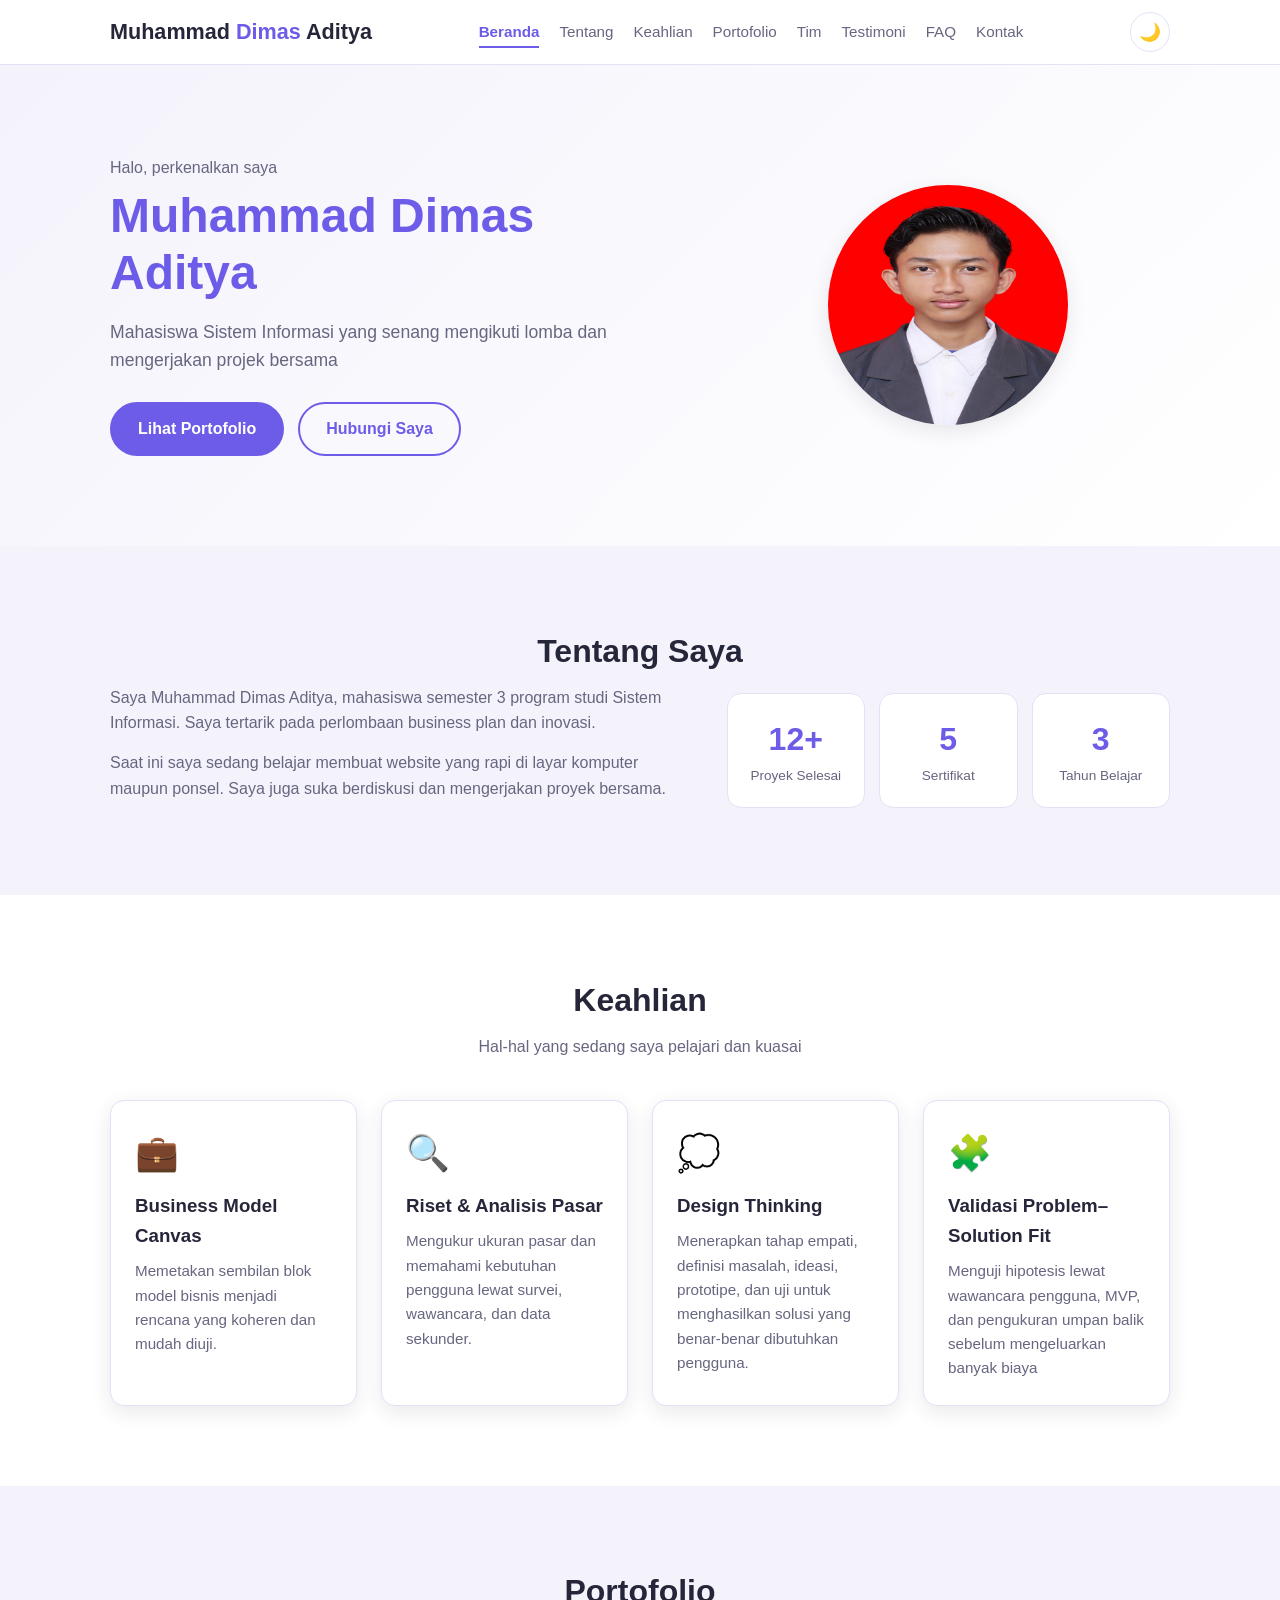
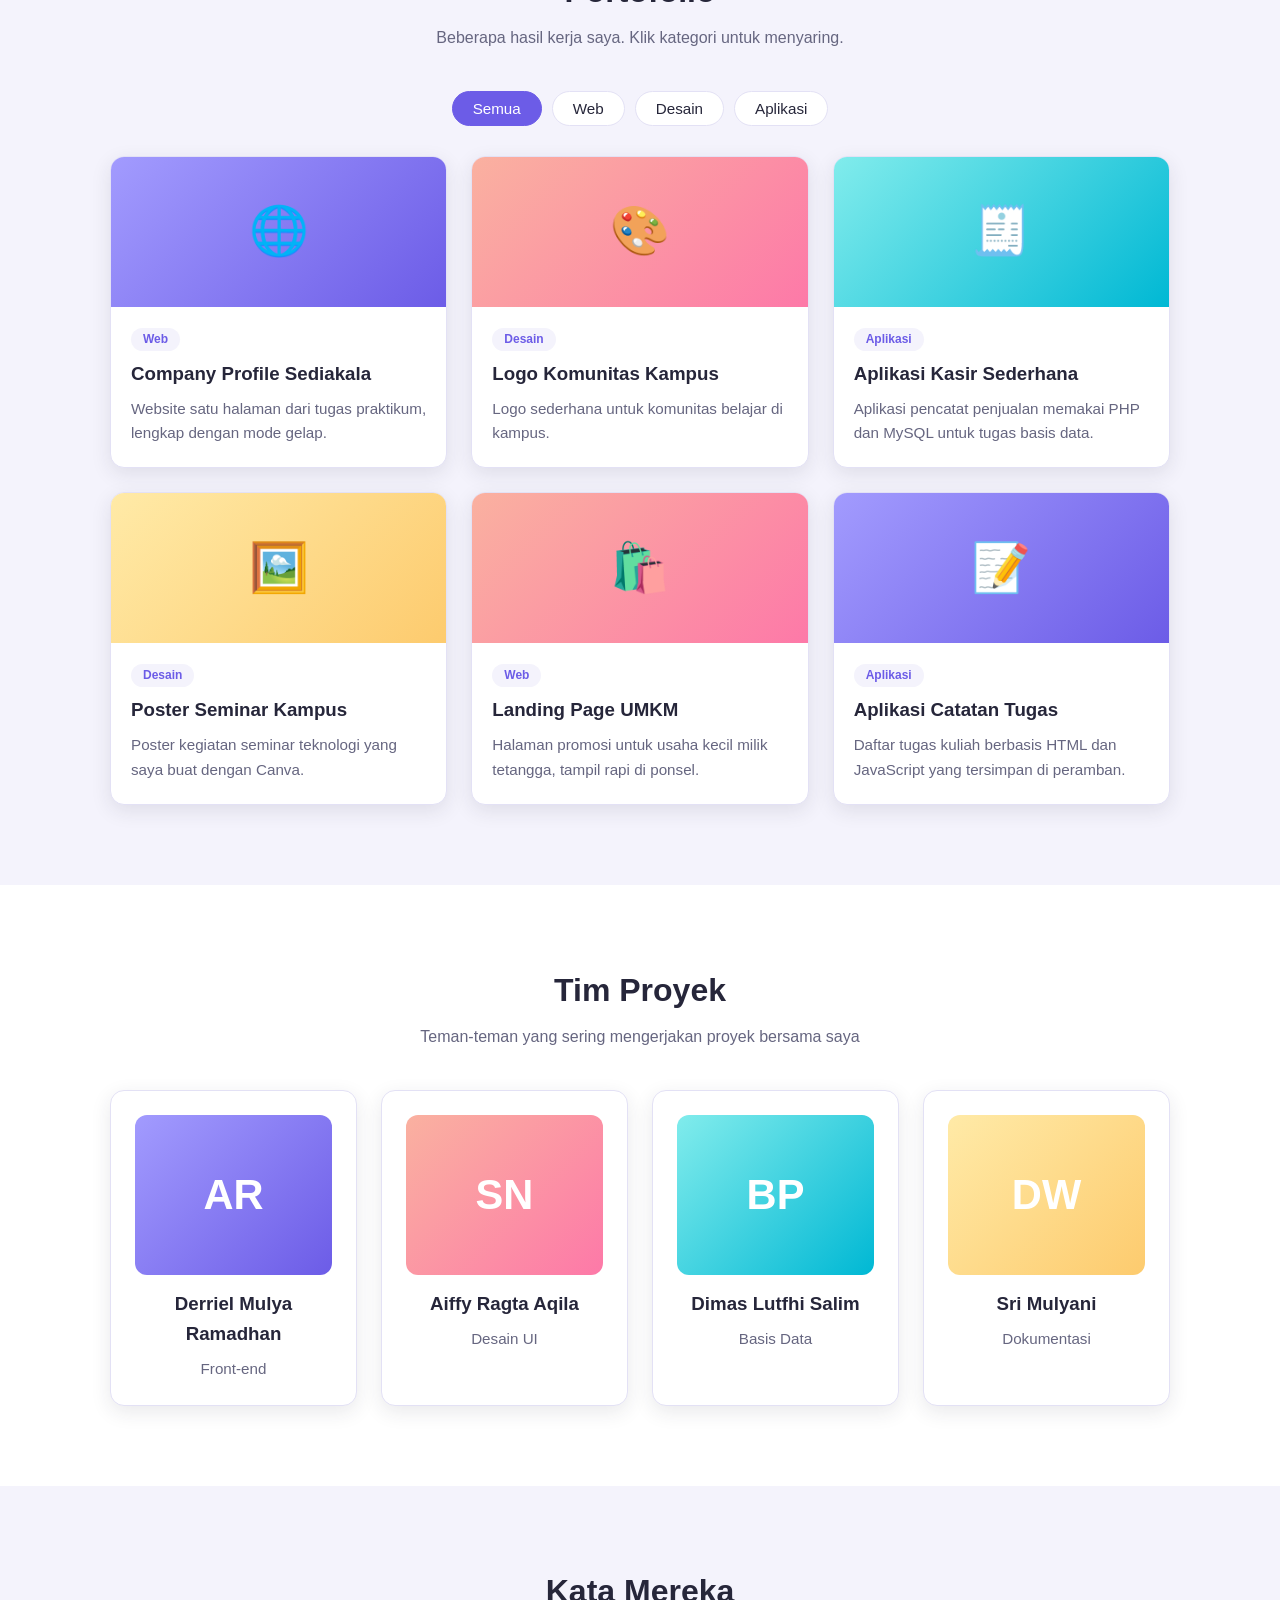
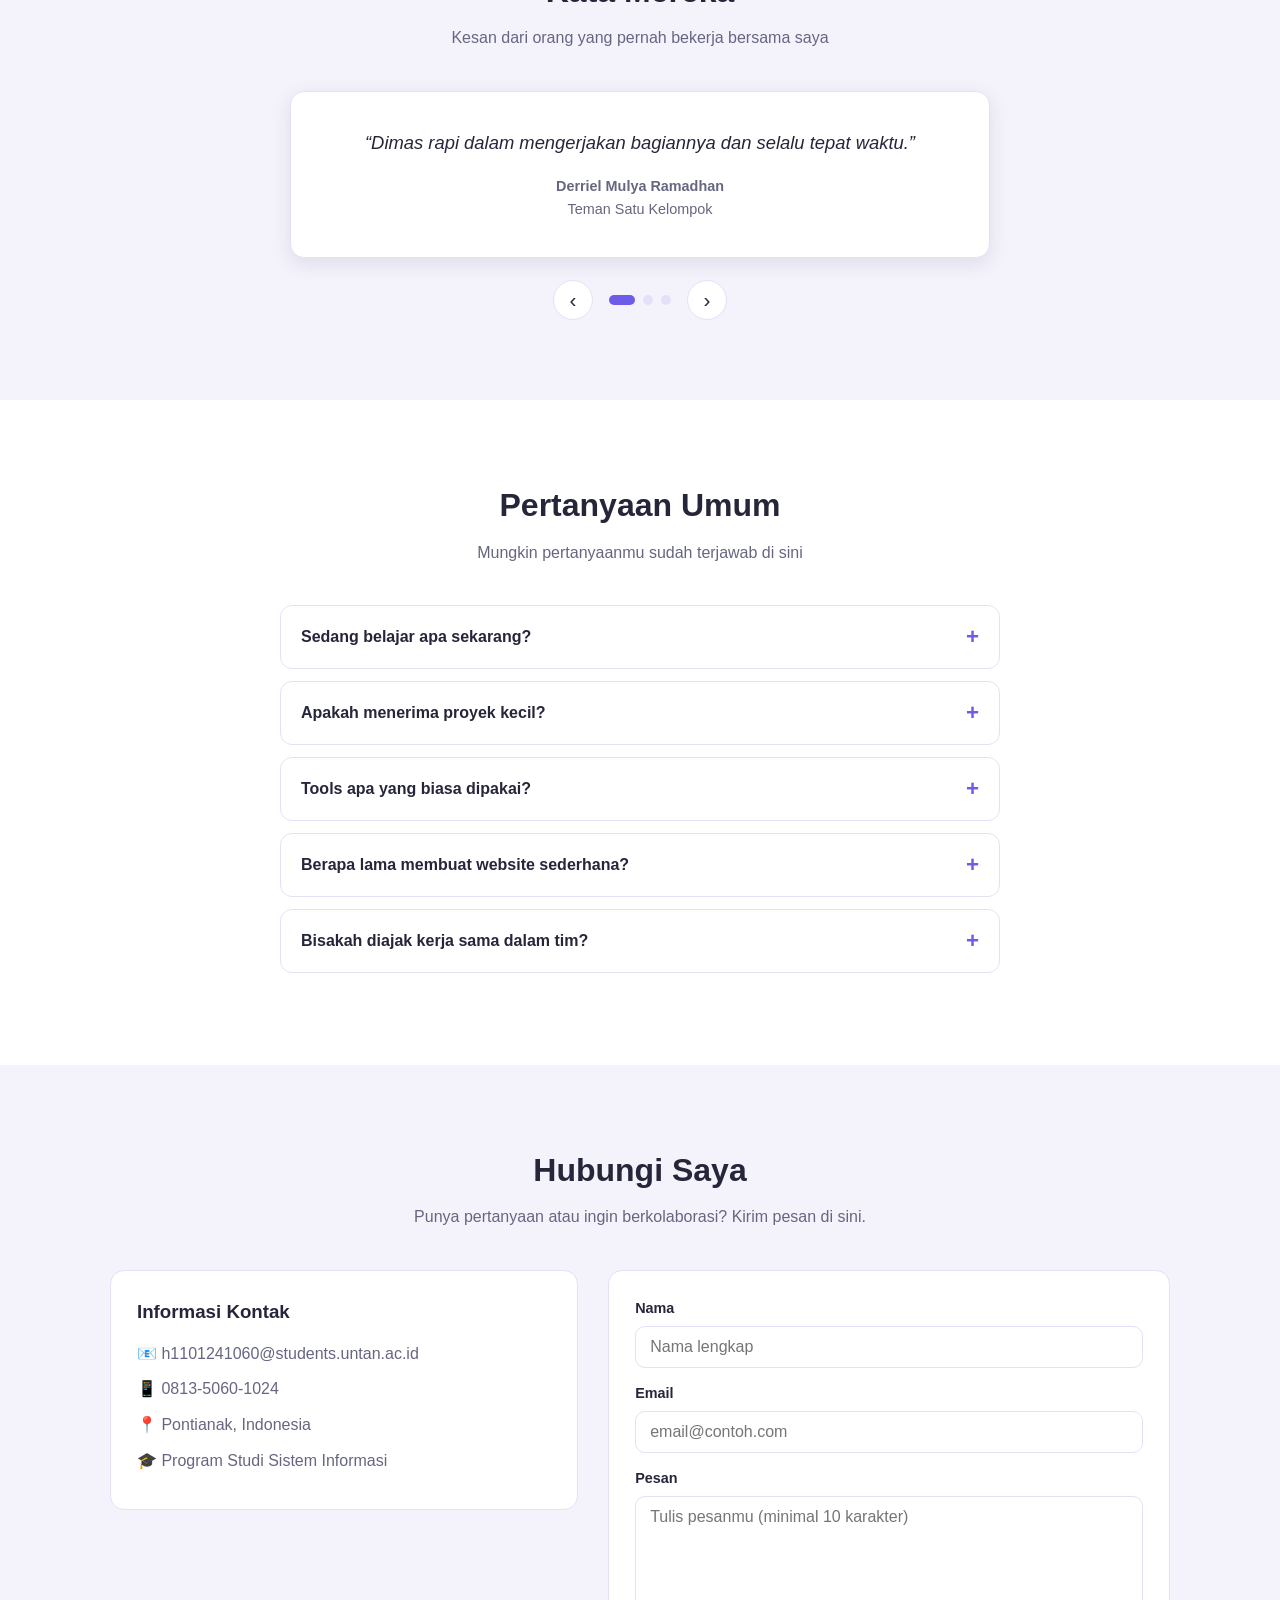
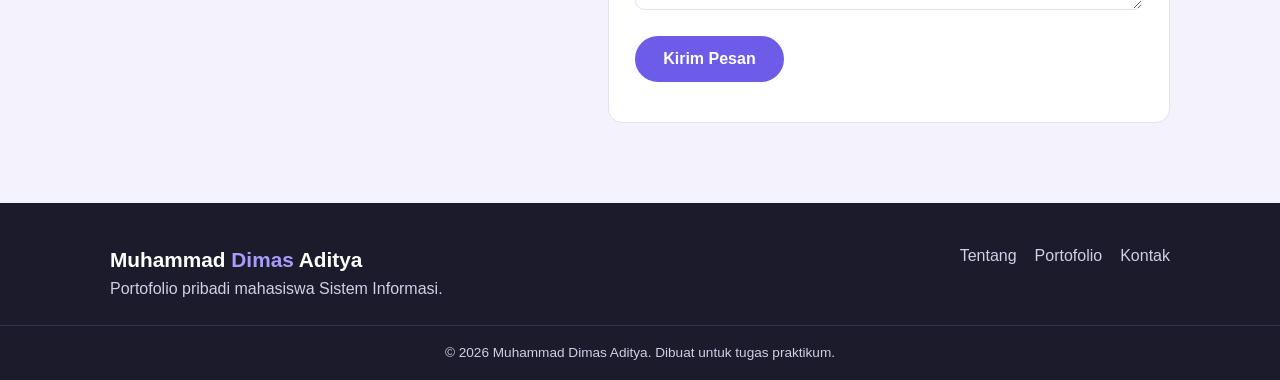
<file: H1101251016_M.DimasAditya_Portofolio/index.html>
<!DOCTYPE html>
<html lang="id">
<head>
  <meta charset="UTF-8">
  <meta name="viewport" content="width=device-width, initial-scale=1.0">
  <meta name="description" content="Portofolio Muhammad Dimas Aditya, mahasiswa Sistem Informasi">
  <title>Portofolio | Muhammad Dimas Aditya</title>
  <link rel="stylesheet" href="style.css">
</head>
<body>

  <div id="progress-bar" aria-hidden="true"></div>

  <!-- ========== 1. NAVBAR ========== -->
  <header class="navbar" id="navbar">
    <div class="kontainer">
      <a href="#hero" class="brand">Muhammad<span> Dimas </span>Aditya</a>

      <ul class="nav-menu" id="nav-menu">
        <li><a href="#hero" class="nav-link">Beranda</a></li>
        <li><a href="#tentang" class="nav-link">Tentang</a></li>
        <li><a href="#keahlian" class="nav-link">Keahlian</a></li>
        <li><a href="#portofolio" class="nav-link">Portofolio</a></li>
        <li><a href="#tim" class="nav-link">Tim</a></li>
        <li><a href="#testimoni" class="nav-link">Testimoni</a></li>
        <li><a href="#faq" class="nav-link">FAQ</a></li>
        <li><a href="#kontak" class="nav-link">Kontak</a></li>
      </ul>

      <div class="nav-aksi">
        <button id="dark-mode-toggle" aria-label="Ganti mode gelap">🌙</button>
        <button id="hamburger" aria-label="Buka menu" aria-expanded="false">
          <span></span>
          <span></span>
          <span></span>
        </button>
      </div>
    </div>
  </header>

  <main>

    <!-- ========== 2. HERO ========== -->
    <section id="hero" class="hero">
      <div class="kontainer hero-isi">
        <div class="hero-teks">
          <p class="hero-sapaan">Halo, perkenalkan saya</p>
          <h1><span class="sorot">Muhammad Dimas Aditya</span></h1>
          <p class="hero-deskripsi">
            Mahasiswa Sistem Informasi yang senang mengikuti lomba dan mengerjakan projek bersama
          </p>
          <div class="hero-tombol">
            <a href="#portofolio" class="tombol">Lihat Portofolio</a>
            <a href="#kontak" class="tombol tombol-outline">Hubungi Saya</a>
          </div>
        </div>
        <img
          class="hero-avatar"
          src="images/foto-saya.jpg"
          alt="Foto profil Muhammad Dimas Aditya"
          width="120"
          height="120">
      </div>
    </section>

    <!-- ========== 3. TENTANG SAYA ========== -->
    <section id="tentang" class="bagian bagian-alt">
      <div class="kontainer">
        <h2 class="judul-bagian">Tentang Saya</h2>

        <div class="tentang-isi">
          <div class="tentang-teks">
            <p>
              Saya Muhammad Dimas Aditya, mahasiswa semester 3 program studi Sistem Informasi.
              Saya tertarik pada perlombaan business plan dan inovasi.
            </p>
            <p>
              Saat ini saya sedang belajar membuat website yang rapi di layar
              komputer maupun ponsel. Saya juga suka berdiskusi dan mengerjakan
              proyek bersama.
            </p>
          </div>

          <div class="statistik">
            <div class="statistik-item">
              <div class="statistik-angka"><span class="counter" data-target="12">0</span>+</div>
              <p>Proyek Selesai</p>
            </div>
            <div class="statistik-item">
              <div class="statistik-angka"><span class="counter" data-target="5">0</span></div>
              <p>Sertifikat</p>
            </div>
            <div class="statistik-item">
              <div class="statistik-angka"><span class="counter" data-target="3">0</span></div>
              <p>Tahun Belajar</p>
            </div>
          </div>
        </div>
      </div>
    </section>

    <!-- ========== 4. KEAHLIAN ========== -->
    <section id="keahlian" class="bagian">
      <div class="kontainer">
        <h2 class="judul-bagian">Keahlian</h2>
        <p class="sub-judul">Hal-hal yang sedang saya pelajari dan kuasai</p>

        <div class="grid-4">
          <article class="kartu">
            <div class="ikon">💼</div>
            <h3>Business Model Canvas</h3>
            <p>Memetakan sembilan blok model bisnis menjadi rencana yang koheren dan mudah diuji.</p>
          </article>
          <article class="kartu">
            <div class="ikon">🔍</div>
            <h3>Riset & Analisis Pasar</h3>
            <p>Mengukur ukuran pasar dan memahami kebutuhan pengguna lewat survei, wawancara, dan data sekunder.</p>
          </article>
          <article class="kartu">
            <div class="ikon">💭</div>
            <h3>Design Thinking</h3>
            <p>Menerapkan tahap empati, definisi masalah, ideasi, prototipe, dan uji untuk menghasilkan solusi yang benar-benar dibutuhkan pengguna.</p>
          </article>
          <article class="kartu">
            <div class="ikon">🧩</div>
            <h3>Validasi Problem–Solution Fit</h3>
            <p>Menguji hipotesis lewat wawancara pengguna, MVP, dan pengukuran umpan balik sebelum mengeluarkan banyak biaya</p>
          </article>
        </div>
      </div>
    </section>

    <!-- ========== 5. PORTOFOLIO ========== -->
    <section id="portofolio" class="bagian bagian-alt">
      <div class="kontainer">
        <h2 class="judul-bagian">Portofolio</h2>
        <p class="sub-judul">Beberapa hasil kerja saya. Klik kategori untuk menyaring.</p>

        <div class="filter">
          <button class="filter-btn filter-aktif" data-kategori="semua">Semua</button>
          <button class="filter-btn" data-kategori="web">Web</button>
          <button class="filter-btn" data-kategori="desain">Desain</button>
          <button class="filter-btn" data-kategori="aplikasi">Aplikasi</button>
        </div>

        <div class="grid-3">
          <article class="kartu portofolio-item" data-kategori="web">
            <div class="portofolio-gambar warna-1">🌐</div>
            <div class="portofolio-isi">
              <span class="label-kategori">Web</span>
              <h3>Company Profile Sediakala</h3>
              <p>Website satu halaman dari tugas praktikum, lengkap dengan mode gelap.</p>
            </div>
          </article>

          <article class="kartu portofolio-item" data-kategori="desain">
            <div class="portofolio-gambar warna-2">🎨</div>
            <div class="portofolio-isi">
              <span class="label-kategori">Desain</span>
              <h3>Logo Komunitas Kampus</h3>
              <p>Logo sederhana untuk komunitas belajar di kampus.</p>
            </div>
          </article>

          <article class="kartu portofolio-item" data-kategori="aplikasi">
            <div class="portofolio-gambar warna-3">🧾</div>
            <div class="portofolio-isi">
              <span class="label-kategori">Aplikasi</span>
              <h3>Aplikasi Kasir Sederhana</h3>
              <p>Aplikasi pencatat penjualan memakai PHP dan MySQL untuk tugas basis data.</p>
            </div>
          </article>

          <article class="kartu portofolio-item" data-kategori="desain">
            <div class="portofolio-gambar warna-4">🖼️</div>
            <div class="portofolio-isi">
              <span class="label-kategori">Desain</span>
              <h3>Poster Seminar Kampus</h3>
              <p>Poster kegiatan seminar teknologi yang saya buat dengan Canva.</p>
            </div>
          </article>

          <article class="kartu portofolio-item" data-kategori="web">
            <div class="portofolio-gambar warna-2">🛍️</div>
            <div class="portofolio-isi">
              <span class="label-kategori">Web</span>
              <h3>Landing Page UMKM</h3>
              <p>Halaman promosi untuk usaha kecil milik tetangga, tampil rapi di ponsel.</p>
            </div>
          </article>

          <article class="kartu portofolio-item" data-kategori="aplikasi">
            <div class="portofolio-gambar warna-1">📝</div>
            <div class="portofolio-isi">
              <span class="label-kategori">Aplikasi</span>
              <h3>Aplikasi Catatan Tugas</h3>
              <p>Daftar tugas kuliah berbasis HTML dan JavaScript yang tersimpan di peramban.</p>
            </div>
          </article>
        </div>
      </div>
    </section>

    <!-- ========== 6. TIM ========== -->
    <section id="tim" class="bagian">
      <div class="kontainer">
        <h2 class="judul-bagian">Tim Proyek</h2>
        <p class="sub-judul">Teman-teman yang sering mengerjakan proyek bersama saya</p>

        <div class="grid-4">
          <article class="kartu tim-kartu">
            <div class="tim-foto-wrap"><div class="tim-foto warna-1">AR</div></div>
            <h3>Derriel Mulya Ramadhan</h3>
            <p>Front-end</p>
          </article>
          <article class="kartu tim-kartu">
            <div class="tim-foto-wrap"><div class="tim-foto warna-2">SN</div></div>
            <h3>Aiffy Ragta Aqila</h3>
            <p>Desain UI</p>
          </article>
          <article class="kartu tim-kartu">
            <div class="tim-foto-wrap"><div class="tim-foto warna-3">BP</div></div>
            <h3>Dimas Lutfhi Salim</h3>
            <p>Basis Data</p>
          </article>
          <article class="kartu tim-kartu">
            <div class="tim-foto-wrap"><div class="tim-foto warna-4">DW</div></div>
            <h3>Sri Mulyani</h3>
            <p>Dokumentasi</p>
          </article>
        </div>
      </div>
    </section>

    <!-- ========== 7. KATA MEREKA ========== -->
    <section id="testimoni" class="bagian bagian-alt">
      <div class="kontainer">
        <h2 class="judul-bagian">Kata Mereka</h2>
        <p class="sub-judul">Kesan dari orang yang pernah bekerja bersama saya</p>

        <div class="slider">
          <div class="slide slide-aktif">
            <p class="kutipan">“Dimas rapi dalam mengerjakan bagiannya dan selalu tepat waktu.”</p>
            <p class="penulis"><strong>Derriel Mulya Ramadhan</strong><br>Teman Satu Kelompok</p>
          </div>
          <div class="slide">
            <p class="kutipan">“Landing page usaha saya jadi lebih menarik dan enak dilihat di HP.”</p>
            <p class="penulis"><strong>Pak Yusuf</strong><br>Pemilik Usaha</p>
          </div>
          <div class="slide">
            <p class="kutipan">“Mau diajak berdiskusi dan cepat belajar hal baru saat kegiatan organisasi.”</p>
            <p class="penulis"><strong>Bang Ilham</strong><br>Ketua Komunitas Kampus</p>
          </div>

          <div class="slider-kontrol">
            <button id="slide-prev" aria-label="Kata Mereka sebelumnya">‹</button>
            <div id="slider-dots" class="slider-dots"></div>
            <button id="slide-next" aria-label="Kata Mereka berikutnya">›</button>
          </div>
        </div>
      </div>
    </section>

    <!-- ========== 8. FAQ ========== -->
    <section id="faq" class="bagian">
      <div class="kontainer kontainer-sempit">
        <h2 class="judul-bagian">Pertanyaan Umum</h2>
        <p class="sub-judul">Mungkin pertanyaanmu sudah terjawab di sini</p>

        <div class="faq-item">
          <button class="faq-pertanyaan" aria-expanded="false">Sedang belajar apa sekarang?</button>
          <div class="faq-jawaban"><p>Saya sedang memperdalam JavaScript dan belajar membuat aplikasi web dengan basis data.</p></div>
        </div>
        <div class="faq-item">
          <button class="faq-pertanyaan" aria-expanded="false">Apakah menerima proyek kecil?</button>
          <div class="faq-jawaban"><p>Bisa. Saya menerima proyek kecil seperti landing page atau desain poster di sela waktu kuliah.</p></div>
        </div>
        <div class="faq-item">
          <button class="faq-pertanyaan" aria-expanded="false">Tools apa yang biasa dipakai?</button>
          <div class="faq-jawaban"><p>VS Code, Google Chrome DevTools, Figma, Canva, dan Git untuk menyimpan riwayat perubahan kode.</p></div>
        </div>
        <div class="faq-item">
          <button class="faq-pertanyaan" aria-expanded="false">Berapa lama membuat website sederhana?</button>
          <div class="faq-jawaban"><p>Website satu halaman biasanya selesai dalam 3 sampai 7 hari, tergantung kelengkapan materi dan jumlah revisi.</p></div>
        </div>
        <div class="faq-item">
          <button class="faq-pertanyaan" aria-expanded="false">Bisakah diajak kerja sama dalam tim?</button>
          <div class="faq-jawaban"><p>Tentu. Saya terbiasa membagi tugas dan berkomunikasi lewat grup, dan senang belajar dari anggota tim lain.</p></div>
        </div>
      </div>
    </section>

    <!-- ========== 9. KONTAK ========== -->
    <section id="kontak" class="bagian bagian-alt">
      <div class="kontainer">
        <h2 class="judul-bagian">Hubungi Saya</h2>
        <p class="sub-judul">Punya pertanyaan atau ingin berkolaborasi? Kirim pesan di sini.</p>

        <div class="kontak-isi">
          <div class="kontak-info">
            <h3>Informasi Kontak</h3>
            <p>📧 h1101241060@students.untan.ac.id</p>
            <p>📱 0813-5060-1024</p>
            <p>📍 Pontianak, Indonesia</p>
            <p>🎓 Program Studi Sistem Informasi</p>
          </div>

          <form id="contact-form" class="kontak-form" novalidate>
            <label for="nama">Nama</label>
            <input type="text" id="nama" placeholder="Nama lengkap">

            <label for="email">Email</label>
            <input type="email" id="email" placeholder="email@contoh.com">

            <label for="pesan">Pesan</label>
            <textarea id="pesan" rows="5" placeholder="Tulis pesanmu (minimal 10 karakter)"></textarea>

            <button type="submit" class="tombol">Kirim Pesan</button>
            <p id="status-form" class="status-form" role="status"></p>
          </form>
        </div>
      </div>
    </section>

  </main>

  <!-- ========== 10. FOOTER ========== -->
  <footer class="footer">
    <div class="kontainer footer-isi">
      <div>
        <p class="footer-brand">Muhammad<span> Dimas </span>Aditya</p>
        <p>Portofolio pribadi mahasiswa Sistem Informasi.</p>
      </div>
      <div class="footer-tautan">
        <a href="#tentang">Tentang</a>
        <a href="#portofolio">Portofolio</a>
        <a href="#kontak">Kontak</a>
      </div>
    </div>
    <p class="footer-hak">&copy; 2026 Muhammad Dimas Aditya. Dibuat untuk tugas praktikum.</p>
  </footer>

  <button id="back-to-top" aria-label="Kembali ke atas">↑</button>

  <!-- Diletakkan tepat sebelum </body> agar seluruh elemen HTML sudah terbaca -->
  <script src="script.js"></script>
</body>
</html>
</file>
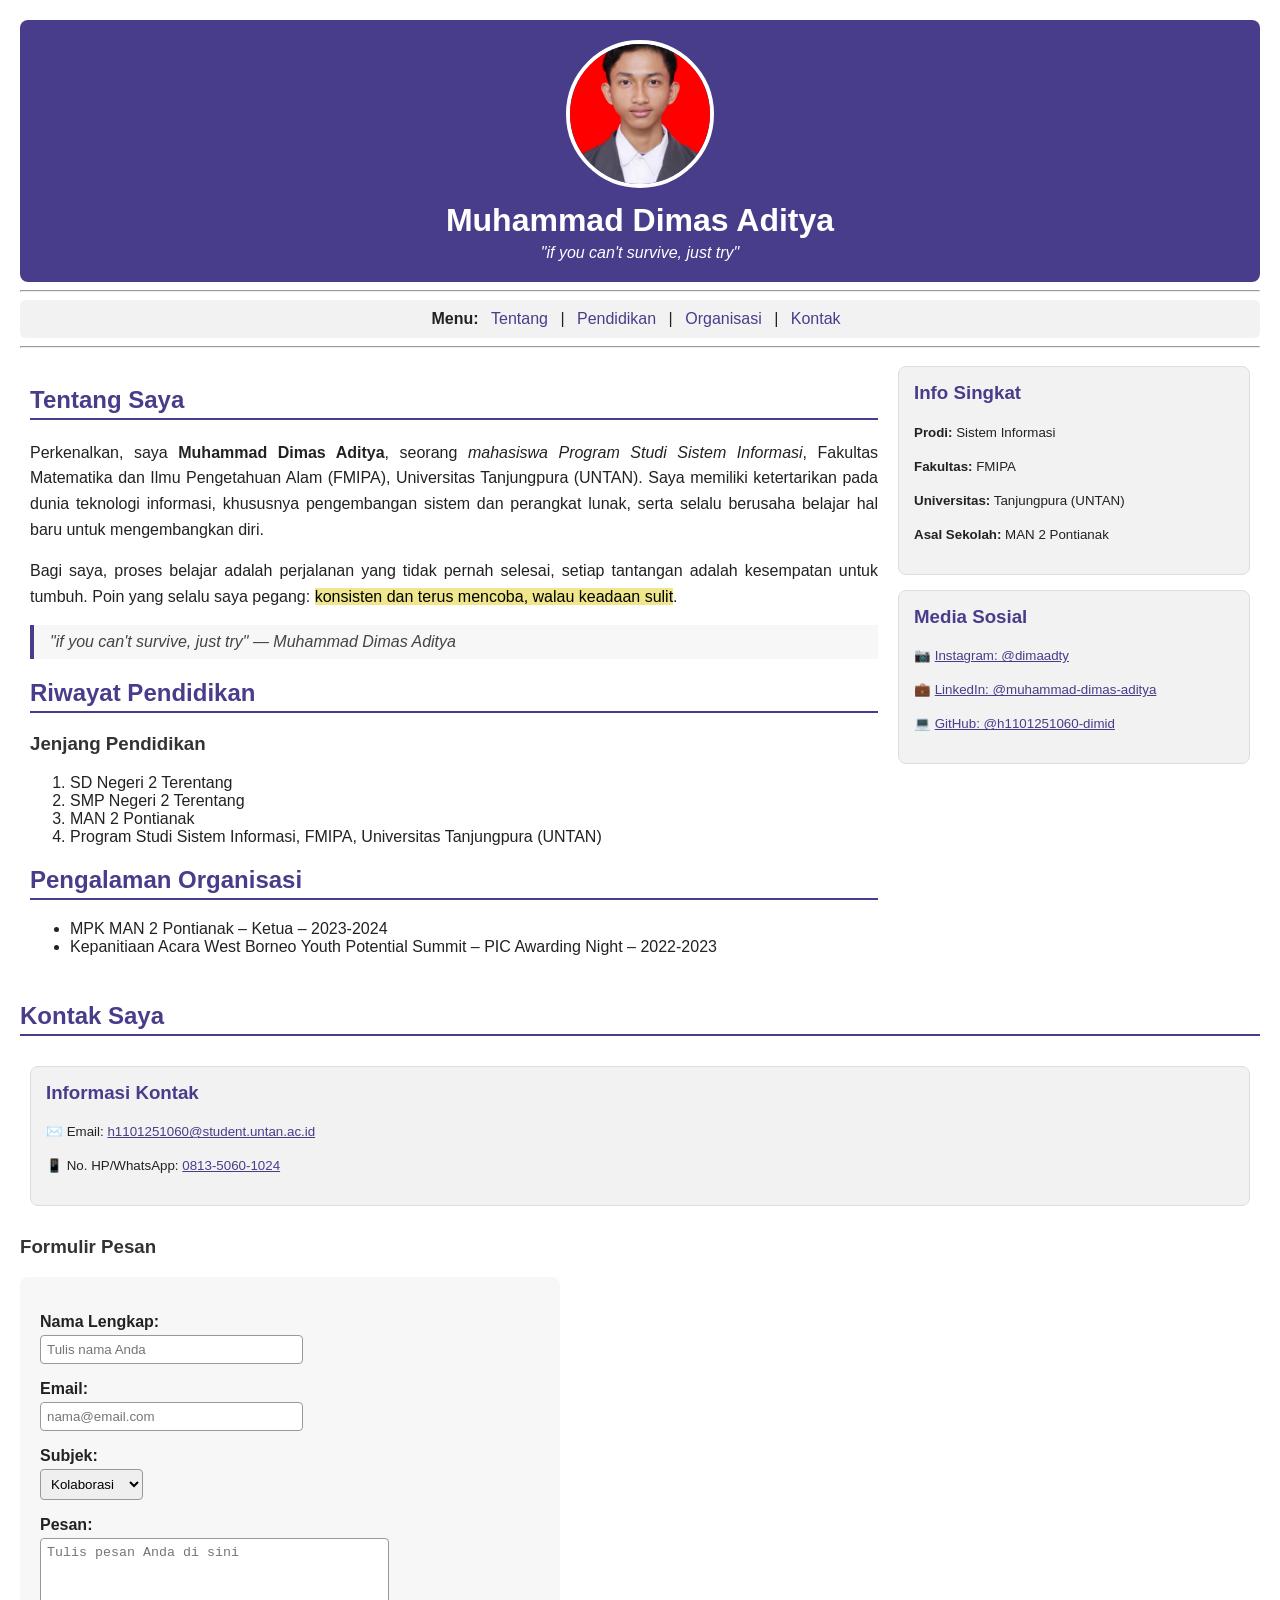
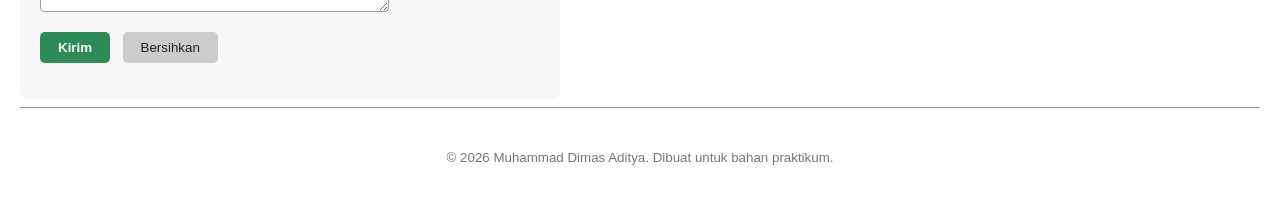
<file: WebProfile2_H1101251060_M.DimasAditya/Web-Profile.html>
<!DOCTYPE html>
<html lang="id">
<head>
    <meta charset="UTF-8">
    <meta name="viewport" content="width=device-width, initial-scale=1.0">
    <title>Profil Diri - Muhammad Dimas Aditya</title>
</head>

<script src="script.js"></script>
<body style="font-family: Arial, sans-serif; margin: 20px; color: #222222;">

    <!-- ================= BAGIAN KEPALA / HEADER ================= -->
    <header style="background-color: darkslateblue; color: white; padding: 20px; border-radius: 8px; text-align: center;">
        <img src="foto1.jpg"
             alt="Foto Profil Muhammad Dimas Aditya"
             style="width: 140px; height: 140px; border-radius: 50%; border: 4px solid white; object-fit: cover; margin-bottom: 10px;">
        <h1 style="margin: 0;">Muhammad Dimas Aditya</h1>
        <p style="margin: 5px 0 0 0;"><em>"if you can't survive, just try"</em></p>
    </header>

    <hr>

    <!-- ================= MENU NAVIGASI ================= -->
    <nav style="background-color: #f2f2f2; padding: 10px; text-align: center; border-radius: 6px;">
        <b>Menu:</b>
        <a href="#tentang" style="color: darkslateblue; text-decoration: none; margin: 0 8px;">Tentang</a> |
        <a href="#pendidikan" style="color: darkslateblue; text-decoration: none; margin: 0 8px;">Pendidikan</a> |
        <a href="#organisasi" style="color: darkslateblue; text-decoration: none; margin: 0 8px;">Organisasi</a> |
        <a href="#kontak" style="color: darkslateblue; text-decoration: none; margin: 0 8px;">Kontak</a>
    </nav>

    <hr>

    <!-- ================= ISI UTAMA ================= -->
    <main>

        <!-- Layout dua kolom menggunakan tabel, ditata dengan CSS inline -->
        <table style="width: 100%; border-collapse: collapse;">
            <tr>
                <!-- Kolom kiri: isi utama -->
                <td style="width: 70%; vertical-align: top; padding: 10px;">

                    <section id="tentang">
                        <h2 style="color: darkslateblue; border-bottom: 2px solid darkslateblue; padding-bottom: 4px;">
                            Tentang Saya
                        </h2>
                        <p style="text-align: justify; line-height: 1.6;">
                            Perkenalkan, saya <b>Muhammad Dimas Aditya</b>, seorang
                            <i>mahasiswa Program Studi Sistem Informasi</i>, Fakultas
                            Matematika dan Ilmu Pengetahuan Alam (FMIPA), Universitas
                            Tanjungpura (UNTAN). Saya memiliki ketertarikan pada dunia
                            teknologi informasi, khususnya pengembangan sistem
                            dan perangkat lunak, serta selalu berusaha belajar hal
                            baru untuk mengembangkan diri.
                        </p>
                        <p style="text-align: justify; line-height: 1.6;">
                            Bagi saya, proses belajar adalah perjalanan yang tidak
                            pernah selesai, setiap tantangan adalah kesempatan
                            untuk tumbuh. Poin yang selalu saya pegang:
                            <mark style="background-color: khaki;">konsisten dan terus mencoba, walau keadaan sulit</mark>.
                        </p>

                        <blockquote style="border-left: 4px solid darkslateblue; margin: 10px 0; padding: 8px 16px;
                                            background-color: #f7f7f7; font-style: italic; color: #444444;">
                            "if you can't survive, just try"
                            &mdash; Muhammad Dimas Aditya
                        </blockquote>
                    </section>

                    <section id="pendidikan">
                        <h2 style="color: darkslateblue; border-bottom: 2px solid darkslateblue; padding-bottom: 4px;">
                            Riwayat Pendidikan
                        </h2>

                        <h3 style="color: #333333;">Jenjang Pendidikan</h3>
                        <ol>
                            <li>SD Negeri 2 Terentang</li>
                            <li>SMP Negeri 2 Terentang</li>
                            <li>MAN 2 Pontianak</li>
                            <li>Program Studi Sistem Informasi, FMIPA, Universitas Tanjungpura (UNTAN)</li>
                        </ol>

                    </section>

                    <section id="organisasi">
                        <h2 style="color: darkslateblue; border-bottom: 2px solid darkslateblue; padding-bottom: 4px;">
                            Pengalaman Organisasi
                        </h2>
                        <ul>
                            <li>MPK MAN 2 Pontianak &ndash; Ketua &ndash; 2023-2024</li>
                            <li>Kepanitiaan Acara West Borneo Youth Potential Summit &ndash; PIC Awarding Night &ndash; 2022-2023</li>
                        </ul>
                    </section>

                </td>

                <!-- Kolom kanan: informasi tambahan -->
                <td style="width: 30%; vertical-align: top; padding: 10px;">
                    <aside style="background-color: #f2f2f2; padding: 15px; border-radius: 8px; border: 1px solid #dddddd;">
                        <h3 style="margin-top: 0; color: darkslateblue;">Info Singkat</h3>
                        <p><small><b>Prodi:</b> Sistem Informasi</small></p>
                        <p><small><b>Fakultas:</b> FMIPA</small></p>
                        <p><small><b>Universitas:</b> Tanjungpura (UNTAN)</small></p>
                        <p><small><b>Asal Sekolah:</b> MAN 2 Pontianak</small></p>
                    </aside>

                    <aside style="background-color: #f2f2f2; padding: 15px; border-radius: 8px; border: 1px solid #dddddd; margin-top: 15px;">
                        <h3 style="margin-top: 0; color: darkslateblue;">Media Sosial</h3>
                        <p>
                            <small>
                                📷 <a href="https://www.instagram.com/dimaadty/" target="_blank" style="color: darkslateblue;">Instagram: @dimaadty</a>
                            </small>
                        </p>
                        <p>
                            <small>
                                💼 <a href="https://www.linkedin.com/in/dimas-aditya-32a007383/" target="_blank" style="color: darkslateblue;">LinkedIn: @muhammad-dimas-aditya</a>
                            </small>
                        </p>
                        <p>
                            <small>
                                💻 <a href="https://github.com/h1101251060-dimid" target="_blank" style="color: darkslateblue;">GitHub: @h1101251060-dimid</a>
                            </small>
                        </p>
                            </small>
                        </p>
                    </aside>
                </td>
            </tr>
        </table>

        <!-- ================= FORM KONTAK / PESAN ================= -->
        <section id="kontak">
            <h2 style="color: darkslateblue; border-bottom: 2px solid darkslateblue; padding-bottom: 4px;">
                Kontak Saya
            </h2>

            <table style="width: 100%; border-collapse: collapse; margin-bottom: 20px;">
                <tr>
                    <td style="width: 50%; vertical-align: top; padding: 10px;">
                        <aside style="background-color: #f2f2f2; padding: 15px; border-radius: 8px; border: 1px solid #dddddd;">
                            <h3 style="margin-top: 0; color: darkslateblue;">Informasi Kontak</h3>
                            <p><small>✉️ Email: <a href="mailto:h1101251060@student.untan.ac.id" style="color: darkslateblue;">h1101251060@student.untan.ac.id</a></small></p>
                            <p><small>📱 No. HP/WhatsApp: <a href="https://wa.me/6281350601024" target="_blank" style="color: darkslateblue;">0813-5060-1024</a></small></p>
                        </aside>
                    </td>
                </tr>
            </table>

            <h3 style="color: #333333;">Formulir Pesan</h3>
            <form action="#" method="post"
                  style="background-color: #f7f7f7; padding: 20px; border-radius: 8px; max-width: 500px;">

                <p>
                    <label for="nama" style="font-weight: bold;">Nama Lengkap:</label><br>
                    <input type="text" id="nama" name="nama"
                           placeholder="Tulis nama Anda" size="30"
                           style="padding: 6px; border: 1px solid #999999; border-radius: 4px; margin-top: 4px;">
                </p>

                <p>
                    <label for="email" style="font-weight: bold;">Email:</label><br>
                    <input type="email" id="email" name="email"
                           placeholder="nama@email.com" size="30"
                           style="padding: 6px; border: 1px solid #999999; border-radius: 4px; margin-top: 4px;">
                </p>

                <p>
                    <label for="subjek" style="font-weight: bold;">Subjek:</label><br>
                    <select id="subjek" name="subjek"
                            style="padding: 6px; border: 1px solid #999999; border-radius: 4px; margin-top: 4px;">
                        <option value="kolaborasi">Kolaborasi</option>
                        <option value="pertanyaan">Pertanyaan</option>
                        <option value="lainnya">Lainnya</option>
                    </select>
                </p>

                <p>
                    <label for="pesan" style="font-weight: bold;">Pesan:</label><br>
                    <textarea id="pesan" name="pesan" rows="4" cols="40"
                              placeholder="Tulis pesan Anda di sini"
                              style="padding: 6px; border: 1px solid #999999; border-radius: 4px; margin-top: 4px;"></textarea>
                </p>

                <p>
                    <input type="submit" value="Kirim"
                           style="background-color: seagreen; color: white; padding: 8px 18px;
                                  border: none; border-radius: 5px; font-weight: bold;">
                    <input type="reset" value="Bersihkan"
                           style="background-color: #cccccc; color: #222222; padding: 8px 18px;
                                  border: none; border-radius: 5px; margin-left: 8px;">
                </p>

            </form>
        </section>

    </main>

    <hr>

    <!-- ================= BAGIAN KAKI / FOOTER ================= -->
    <footer style="text-align: center; padding: 15px; color: #777777;">
        <p><small>&copy; 2026 Muhammad Dimas Aditya. Dibuat untuk bahan praktikum.</small></p>
    </footer>

</body>
</html>
</file>
<file: H1101251016_M.DimasAditya_Portofolio/style.css>
/* ============================================
   VARIABEL WARNA
   Mode gelap cukup menimpa nilai variabel ini
   di dalam selektor body.mode-gelap
   ============================================ */
:root {
  --warna-primer: #6c5ce7;
  --warna-aksen: #6c5ce7;
  --warna-latar: #ffffff;
  --warna-latar-alt: #f4f3fc;
  --warna-kartu: #ffffff;
  --warna-teks: #26263a;
  --warna-teks-redup: #666680;
  --warna-garis: #e3e1f5;
  --bayangan: 0 6px 20px rgba(38, 38, 58, 0.1);
}

body.mode-gelap {
  --warna-aksen: #a79df8;
  --warna-latar: #14141f;
  --warna-latar-alt: #1c1c2b;
  --warna-kartu: #232336;
  --warna-teks: #ecebf7;
  --warna-teks-redup: #a5a4c0;
  --warna-garis: #34344d;
  --bayangan: 0 6px 20px rgba(0, 0, 0, 0.45);
}

/* ============================================
   PENGATURAN DASAR
   ============================================ */
* {
  box-sizing: border-box;
  margin: 0;
  padding: 0;
}

html {
  scroll-behavior: smooth; /* gulir halus antar-bagian tanpa JavaScript */
}

body {
  font-family: "Segoe UI", Arial, sans-serif;
  line-height: 1.6;
  color: var(--warna-teks);
  background: var(--warna-latar);
  transition: background 0.3s, color 0.3s;
}

a { color: inherit; text-decoration: none; }
ul { list-style: none; }
button { font-family: inherit; cursor: pointer; }

.kontainer {
  width: 100%;
  max-width: 1100px;
  margin: 0 auto;
  padding: 0 20px;
}
.kontainer-sempit { max-width: 760px; }

.bagian {
  padding: 80px 0;
  scroll-margin-top: 64px; /* supaya judul tidak tertutup navbar */
}
.bagian-alt { background: var(--warna-latar-alt); }

.judul-bagian {
  text-align: center;
  font-size: 2rem;
  margin-bottom: 8px;
}
.sub-judul {
  text-align: center;
  color: var(--warna-teks-redup);
  margin-bottom: 40px;
}

/* Animasi muncul (dipakai hero dan slider) */
@keyframes muncul {
  from { opacity: 0; transform: translateY(24px); }
  to   { opacity: 1; transform: translateY(0); }
}

/* ============================================
   TOMBOL
   ============================================ */
.tombol {
  display: inline-block;
  padding: 12px 26px;
  background: var(--warna-primer);
  color: #ffffff;
  border: 2px solid var(--warna-primer);
  border-radius: 999px;
  font-size: 1rem;
  font-weight: 600;
  transition: transform 0.2s, opacity 0.2s;
}
.tombol:hover { transform: translateY(-2px); opacity: 0.9; }
.tombol-outline {
  background: transparent;
  color: var(--warna-aksen);
  border-color: var(--warna-aksen);
}

/* ============================================
   FITUR BARU: PROGRESS BAR
   ============================================ */
#progress-bar {
  position: fixed;
  top: 0;
  left: 0;
  width: 0;               /* lebarnya diubah oleh JavaScript */
  height: 4px;
  background: linear-gradient(90deg, var(--warna-primer), #fd79a8);
  z-index: 2000;          /* di atas navbar */
}

/* ============================================
   1. NAVBAR
   ============================================ */
.navbar {
  position: sticky;       /* tetap menempel di atas saat digulir */
  top: 0;
  z-index: 1000;
  background: var(--warna-latar);
  border-bottom: 1px solid var(--warna-garis);
  transition: box-shadow 0.3s, background 0.3s;
}
.navbar-scrolled { box-shadow: var(--bayangan); }

.navbar .kontainer {
  display: flex;
  align-items: center;
  justify-content: space-between;
  height: 64px;
}

.brand { font-size: 1.35rem; font-weight: 700; }
.brand span { color: var(--warna-aksen); }

.nav-menu { display: flex; gap: 20px; }
.nav-link {
  font-size: 0.95rem;
  color: var(--warna-teks-redup);
  padding: 6px 0;
  border-bottom: 2px solid transparent;
  transition: color 0.2s;
}
.nav-link:hover { color: var(--warna-aksen); }
.link-aktif {
  color: var(--warna-aksen);
  font-weight: 600;
  border-bottom-color: var(--warna-aksen);
}

.nav-aksi { display: flex; align-items: center; gap: 10px; }

#dark-mode-toggle {
  width: 40px;
  height: 40px;
  border-radius: 50%;
  border: 1px solid var(--warna-garis);
  background: var(--warna-kartu);
  font-size: 1.1rem;
}

/* Hamburger: disembunyikan di layar lebar */
#hamburger {
  display: none;
  flex-direction: column;
  justify-content: center;
  gap: 5px;
  width: 40px;
  height: 40px;
  padding: 8px;
  background: none;
  border: none;
}
#hamburger span {
  display: block;
  width: 100%;
  height: 3px;
  background: var(--warna-teks);
  border-radius: 2px;
  transition: transform 0.3s, opacity 0.3s;
}
/* Saat aktif, tiga garis berubah menjadi tanda silang (×) */
#hamburger.hamburger-aktif span:nth-child(1) { transform: translateY(8px) rotate(45deg); }
#hamburger.hamburger-aktif span:nth-child(2) { opacity: 0; }
#hamburger.hamburger-aktif span:nth-child(3) { transform: translateY(-8px) rotate(-45deg); }

/* ============================================
   2. HERO
   ============================================ */
.hero {
  padding: 90px 0;
  background: linear-gradient(135deg, var(--warna-latar-alt), var(--warna-latar));
}
.hero-isi {
  display: grid;
  grid-template-columns: 1.3fr 1fr;
  gap: 40px;
  align-items: center;
}
.hero-teks { animation: muncul 0.8s ease-out; }
.hero-sapaan { color: var(--warna-teks-redup); margin-bottom: 6px; }
.hero h1 { font-size: 3rem; line-height: 1.2; margin-bottom: 16px; }
.sorot { color: var(--warna-aksen); }
.hero-deskripsi { color: var(--warna-teks-redup); font-size: 1.1rem; margin-bottom: 28px; }
.hero-tombol { display: flex; gap: 14px; flex-wrap: wrap; }

.hero-avatar {
  width: 240px;
  height: 240px;
  margin: 0 auto;
  border-radius: 50%;
  background: linear-gradient(135deg, #6c5ce7, #fd79a8);
  color: #ffffff;
  font-size: 4.5rem;
  font-weight: 700;
  display: flex;
  align-items: center;
  justify-content: center;
  box-shadow: var(--bayangan);
  animation: muncul 1s ease-out;
}

/* ============================================
   KARTU UMUM + GRID
   ============================================ */
.grid-4 { display: grid; grid-template-columns: repeat(4, 1fr); gap: 24px; }
.grid-3 { display: grid; grid-template-columns: repeat(3, 1fr); gap: 24px; }

.kartu {
  background: var(--warna-kartu);
  border: 1px solid var(--warna-garis);
  border-radius: 14px;
  padding: 24px;
  box-shadow: var(--bayangan);
  transition: transform 0.3s;
}
.kartu:hover { transform: translateY(-6px); } /* efek kartu terangkat */
.kartu h3 { margin-bottom: 8px; }
.kartu p { color: var(--warna-teks-redup); font-size: 0.95rem; }
.ikon { font-size: 2.2rem; margin-bottom: 10px; }

/* ============================================
   3. TENTANG
   ============================================ */
.tentang-isi {
  display: grid;
  grid-template-columns: 1.3fr 1fr;
  gap: 40px;
  align-items: center;
}
.tentang-teks p { margin-bottom: 14px; color: var(--warna-teks-redup); }

.statistik { display: grid; grid-template-columns: repeat(3, 1fr); gap: 14px; }
.statistik-item {
  background: var(--warna-kartu);
  border: 1px solid var(--warna-garis);
  border-radius: 14px;
  padding: 20px 10px;
  text-align: center;
}
.statistik-angka { font-size: 2rem; font-weight: 700; color: var(--warna-aksen); }
.statistik-item p { font-size: 0.85rem; color: var(--warna-teks-redup); }

/* ============================================
   5. PORTOFOLIO
   ============================================ */
.filter {
  display: flex;
  justify-content: center;
  flex-wrap: wrap;
  gap: 10px;
  margin-bottom: 30px;
}
.filter-btn {
  padding: 8px 20px;
  border-radius: 999px;
  border: 1px solid var(--warna-garis);
  background: var(--warna-kartu);
  color: var(--warna-teks);
  font-size: 0.95rem;
  transition: background 0.2s, color 0.2s;
}
.filter-btn:hover { border-color: var(--warna-primer); }
.filter-aktif {
  background: var(--warna-primer);
  border-color: var(--warna-primer);
  color: #ffffff;
}

.portofolio-item { padding: 0; overflow: hidden; }
.portofolio-gambar {
  height: 150px;
  display: flex;
  align-items: center;
  justify-content: center;
  font-size: 3rem;
}
.portofolio-isi { padding: 18px 20px 22px; }
.label-kategori {
  display: inline-block;
  padding: 2px 12px;
  margin-bottom: 8px;
  background: var(--warna-latar-alt);
  color: var(--warna-aksen);
  border-radius: 999px;
  font-size: 0.75rem;
  font-weight: 600;
}
/* Kelas yang ditambah/dilepas oleh initPortfolioFilter */
.tersembunyi { display: none; }

/* Warna latar pengganti gambar */
.warna-1 { background: linear-gradient(135deg, #a29bfe, #6c5ce7); }
.warna-2 { background: linear-gradient(135deg, #fab1a0, #fd79a8); }
.warna-3 { background: linear-gradient(135deg, #81ecec, #00b8d4); }
.warna-4 { background: linear-gradient(135deg, #ffeaa7, #fdcb6e); }

/* ============================================
   6. TIM
   ============================================ */
.tim-kartu { text-align: center; }
.tim-foto-wrap {
  height: 160px;
  border-radius: 12px;
  overflow: hidden;      /* supaya foto yang membesar tidak keluar bingkai */
  margin-bottom: 14px;
}
.tim-foto {
  width: 100%;
  height: 100%;
  display: flex;
  align-items: center;
  justify-content: center;
  color: #ffffff;
  font-size: 2.6rem;
  font-weight: 700;
  transition: transform 0.3s;
}
.tim-foto:hover { transform: scale(1.04); }

/* ============================================
   7. SLIDER TESTIMONI
   ============================================ */
.slider { max-width: 700px; margin: 0 auto; }
.slide {
  display: none;         /* hanya slide-aktif yang tampil */
  text-align: center;
  background: var(--warna-kartu);
  border: 1px solid var(--warna-garis);
  border-radius: 14px;
  padding: 36px 28px;
  box-shadow: var(--bayangan);
}
.slide-aktif { display: block; animation: muncul 0.6s ease-out; }
.kutipan { font-size: 1.15rem; font-style: italic; margin-bottom: 18px; }
.penulis { color: var(--warna-teks-redup); font-size: 0.9rem; }

.slider-kontrol {
  display: flex;
  justify-content: center;
  align-items: center;
  gap: 16px;
  margin-top: 22px;
}
.slider-kontrol > button {
  width: 40px;
  height: 40px;
  border-radius: 50%;
  border: 1px solid var(--warna-garis);
  background: var(--warna-kartu);
  color: var(--warna-teks);
  font-size: 1.3rem;
}
.slider-dots { display: flex; gap: 8px; }
.dot {
  width: 10px;
  height: 10px;
  padding: 0;
  border: none;
  border-radius: 50%;
  background: var(--warna-garis);
  transition: width 0.3s, background 0.3s;
}
.dot-aktif { width: 26px; border-radius: 6px; background: var(--warna-primer); }

/* ============================================
   8. FAQ
   ============================================ */
.faq-item {
  background: var(--warna-kartu);
  border: 1px solid var(--warna-garis);
  border-radius: 12px;
  margin-bottom: 12px;
  overflow: hidden;
}
.faq-pertanyaan {
  width: 100%;
  display: flex;
  justify-content: space-between;
  align-items: center;
  gap: 12px;
  padding: 18px 20px;
  background: none;
  border: none;
  color: var(--warna-teks);
  font-size: 1rem;
  font-weight: 600;
  text-align: left;
}
.faq-pertanyaan::after { content: "+"; font-size: 1.4rem; color: var(--warna-aksen); }
.item-terbuka .faq-pertanyaan::after { content: "−"; }

.faq-jawaban {
  max-height: 0;         /* tertutup; JavaScript mengisi max-height saat dibuka */
  overflow: hidden;
  transition: max-height 0.35s ease;
}
.faq-jawaban p { padding: 0 20px 18px; color: var(--warna-teks-redup); }

/* ============================================
   9. KONTAK
   ============================================ */
.kontak-isi {
  display: grid;
  grid-template-columns: 1fr 1.2fr;
  gap: 30px;
  align-items: start;
}
.kontak-info,
.kontak-form {
  background: var(--warna-kartu);
  border: 1px solid var(--warna-garis);
  border-radius: 14px;
  padding: 26px;
}
.kontak-info h3 { margin-bottom: 14px; }
.kontak-info p { margin-bottom: 10px; color: var(--warna-teks-redup); }

.kontak-form label { display: block; margin: 14px 0 6px; font-weight: 600; font-size: 0.9rem; }
.kontak-form label:first-child { margin-top: 0; }
.kontak-form input,
.kontak-form textarea {
  width: 100%;
  padding: 11px 14px;
  border: 1px solid var(--warna-garis);
  border-radius: 10px;
  background: var(--warna-latar);
  color: var(--warna-teks);
  font-family: inherit;
  font-size: 1rem;
}
.kontak-form input:focus,
.kontak-form textarea:focus {
  outline: 2px solid var(--warna-primer);
  border-color: transparent;
}
.kontak-form textarea { resize: vertical; }
.kontak-form .tombol { margin-top: 18px; }

.status-form { margin-top: 14px; font-weight: 600; font-size: 0.95rem; }
.status-form.sukses { color: #16a34a; }
.status-form.gagal  { color: #dc2626; }

/* ============================================
   10. FOOTER + TOMBOL KEMBALI KE ATAS
   ============================================ */
.footer { background: #1b1b2b; color: #cfcfe6; padding-top: 40px; }
.footer-isi {
  display: flex;
  justify-content: space-between;
  flex-wrap: wrap;
  gap: 20px;
  padding-bottom: 24px;
}
.footer-brand { font-size: 1.3rem; font-weight: 700; color: #ffffff; }
.footer-brand span { color: #a79df8; }
.footer-tautan { display: flex; gap: 18px; align-items: flex-start; }
.footer-tautan a:hover { color: #ffffff; }
.footer-hak {
  text-align: center;
  padding: 16px 20px;
  border-top: 1px solid #34344d;
  font-size: 0.85rem;
}

#back-to-top {
  position: fixed;
  right: 20px;
  bottom: 20px;
  width: 46px;
  height: 46px;
  border: none;
  border-radius: 50%;
  background: var(--warna-primer);
  color: #ffffff;
  font-size: 1.3rem;
  box-shadow: var(--bayangan);
  opacity: 0;            /* tersembunyi sampai halaman digulir */
  visibility: hidden;
  transition: opacity 0.3s, visibility 0.3s;
}
#back-to-top.tombol-tampil { opacity: 1; visibility: visible; }

/* ============================================
   RESPONSIF: TABLET (maks. 900px)
   ============================================ */
@media (max-width: 900px) {
  /* Menu berubah menjadi dropdown yang dibuka lewat hamburger */
  #hamburger { display: flex; }
  .nav-menu {
    display: none;
    position: absolute;
    top: 100%;
    left: 0;
    right: 0;
    flex-direction: column;
    gap: 0;
    padding: 10px 20px 16px;
    background: var(--warna-latar);
    border-bottom: 1px solid var(--warna-garis);
    box-shadow: var(--bayangan);
  }
  .nav-menu.menu-terbuka { display: flex; }
  .nav-link { display: block; padding: 10px 0; border-bottom: none; }

  .hero-isi { grid-template-columns: 1fr; text-align: center; }
  .hero-tombol { justify-content: center; }
  .hero-avatar { order: -1; width: 180px; height: 180px; font-size: 3.4rem; }
  .hero h1 { font-size: 2.4rem; }

  .grid-4 { grid-template-columns: repeat(2, 1fr); }
  .grid-3 { grid-template-columns: repeat(2, 1fr); }
  .tentang-isi,
  .kontak-isi { grid-template-columns: 1fr; }
}

/* ============================================
   RESPONSIF: PONSEL (maks. 480px)
   ============================================ */
@media (max-width: 480px) {
  .bagian { padding: 56px 0; }
  .judul-bagian { font-size: 1.6rem; }

  .hero { padding: 56px 0; }
  .hero h1 { font-size: 2rem; }
  .hero-deskripsi { font-size: 1rem; }
  .hero-tombol .tombol { width: 100%; text-align: center; }

  .grid-4,
  .grid-3 { grid-template-columns: 1fr; }

  .statistik { gap: 8px; }
  .statistik-angka { font-size: 1.5rem; }
  .statistik-item { padding: 14px 6px; }

  .slide { padding: 26px 16px; }
  .kutipan { font-size: 1rem; }

  .kontak-info,
  .kontak-form { padding: 18px; }

  .footer-isi { flex-direction: column; }
}
</file>
